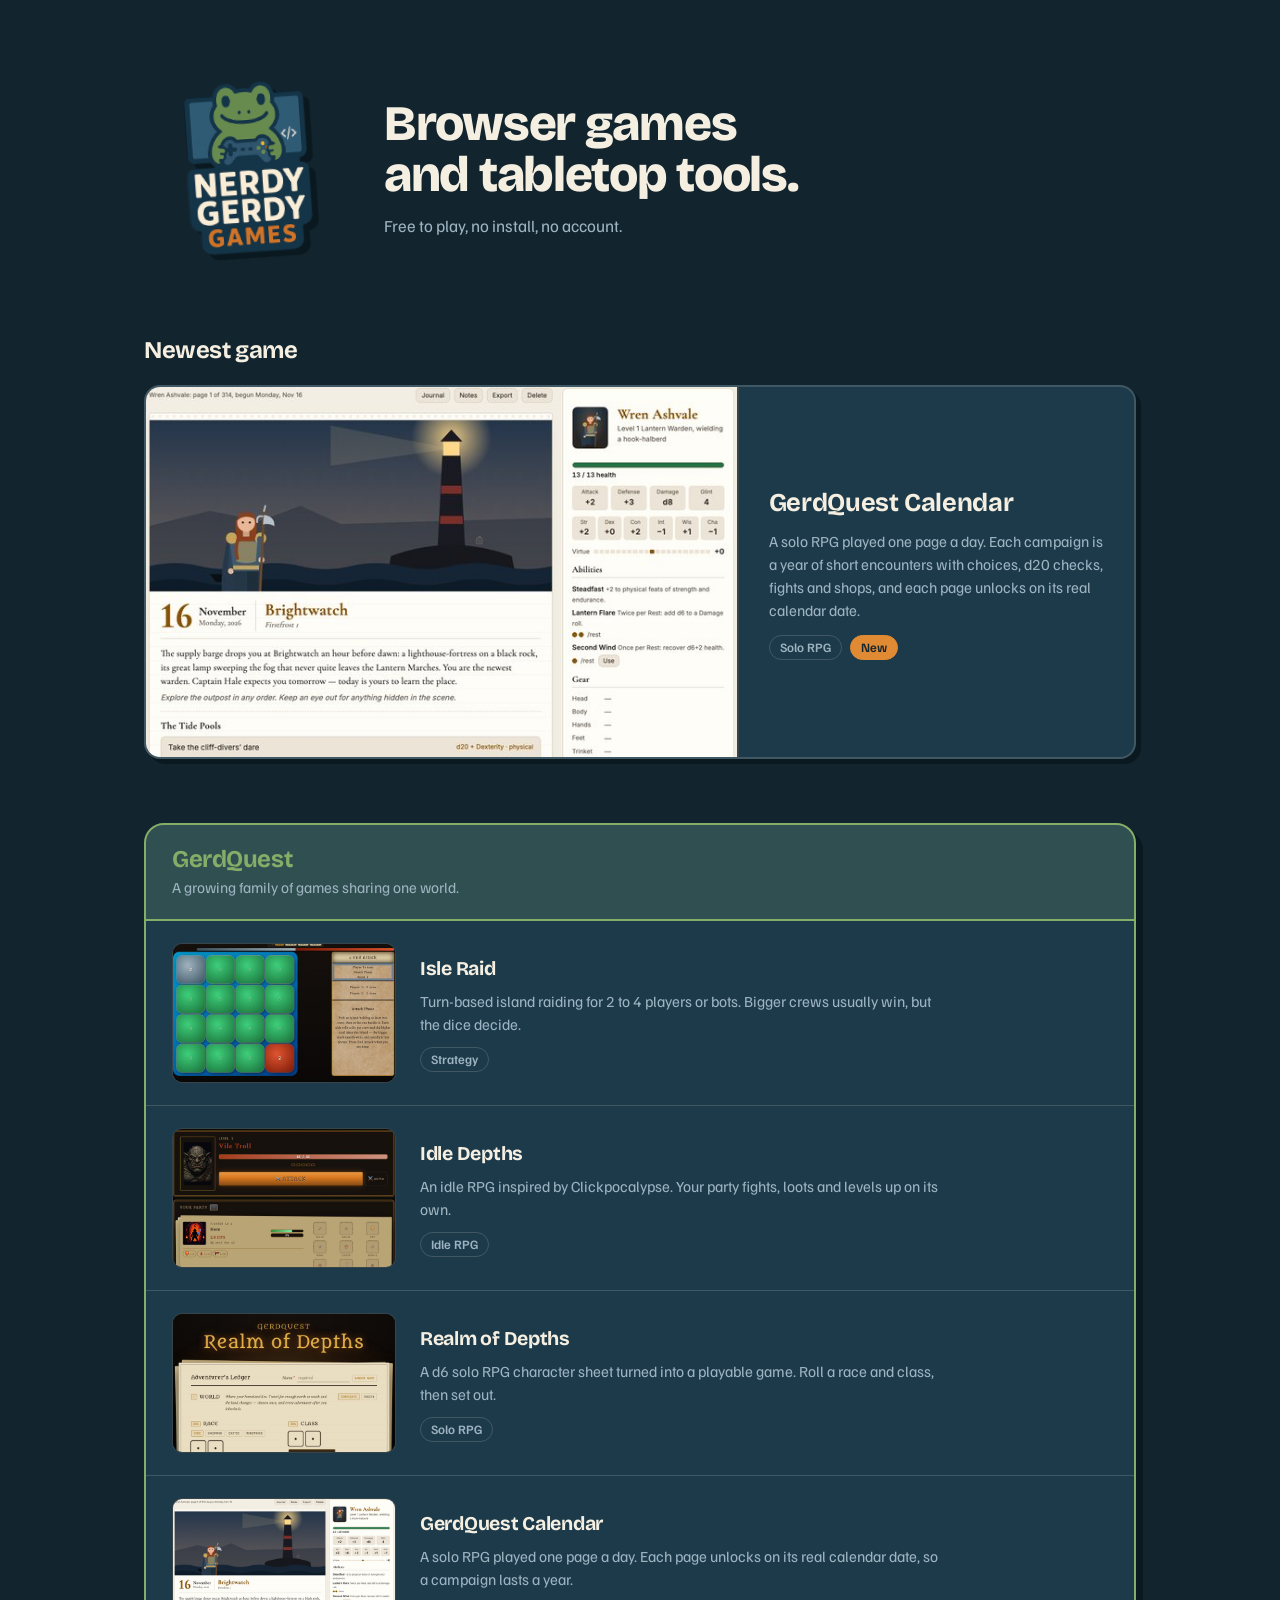
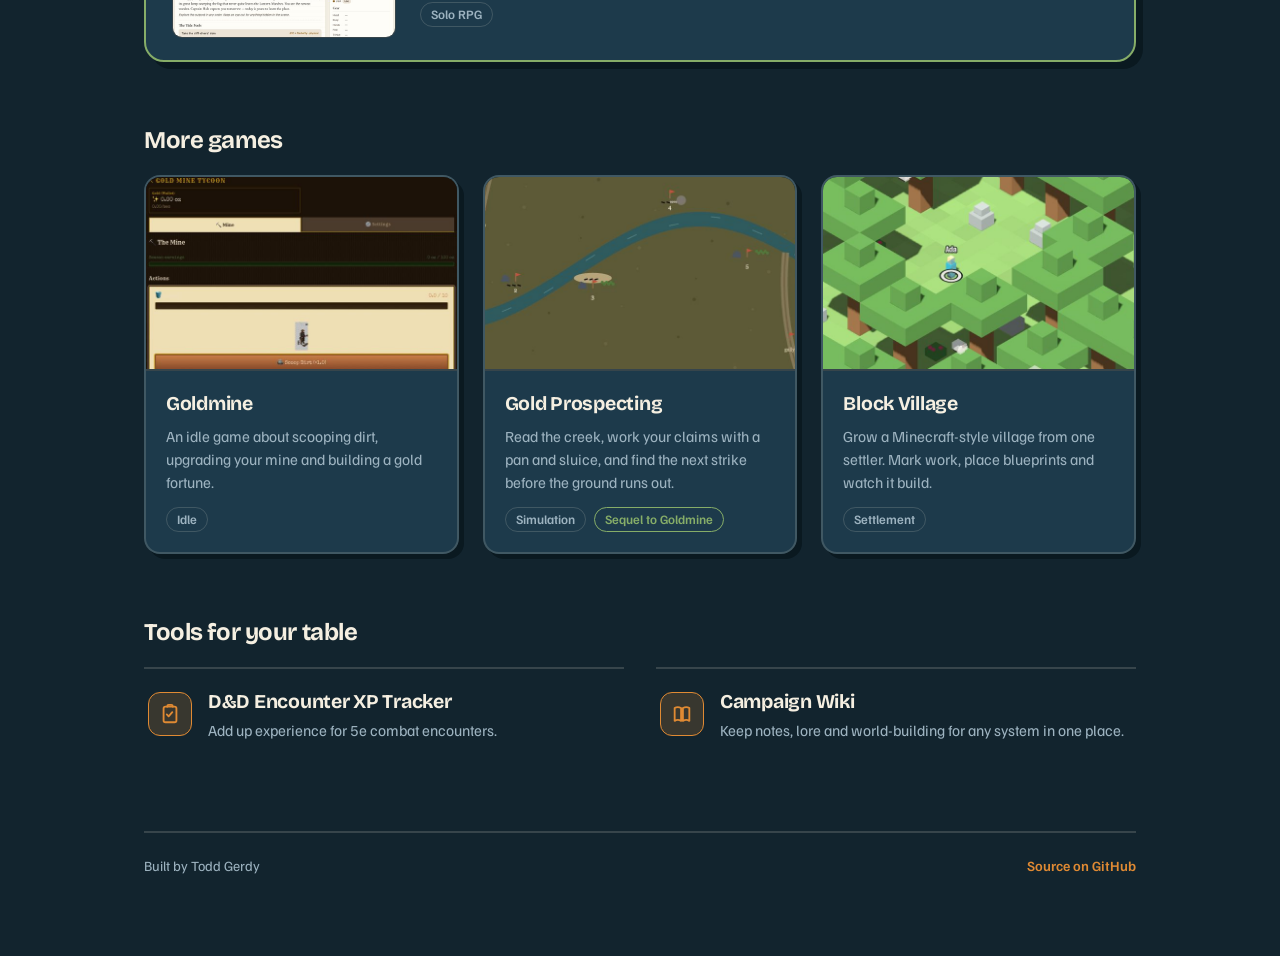
<file: index.html>
<!DOCTYPE html>
<html lang="en">
<head>
    <meta charset="UTF-8">
    <meta name="viewport" content="width=device-width, initial-scale=1.0">
    <title>Nerdy Gerdy Games</title>
    <meta name="description" content="Browser games and tools for tabletop players. Free, no install, no account. Home of the GerdQuest series, plus a D&amp;D encounter XP tracker and a campaign wiki.">
    <link rel="canonical" href="https://nerdygerdy.net/">

    <link rel="icon" href="/favicon.ico" sizes="48x48">
    <link rel="icon" type="image/png" href="/favicon-32.png" sizes="32x32">
    <link rel="icon" type="image/png" href="/favicon-16.png" sizes="16x16">
    <link rel="apple-touch-icon" href="/apple-touch-icon.png">
    <meta name="theme-color" content="#12242e">

    <meta property="og:type" content="website">
    <meta property="og:site_name" content="Nerdy Gerdy Games">
    <meta property="og:title" content="Nerdy Gerdy Games">
    <meta property="og:description" content="Browser games and tools for tabletop players. Free, no install, no account.">
    <meta property="og:url" content="https://nerdygerdy.net/">
    <meta property="og:image" content="https://nerdygerdy.net/og-image.png">
    <meta property="og:image:width" content="1200">
    <meta property="og:image:height" content="630">
    <meta property="og:image:alt" content="The Nerdy Gerdy Games frog logo beside the words: browser games and tools for tabletop players.">
    <meta name="twitter:card" content="summary_large_image">

    <link rel="preconnect" href="https://fonts.googleapis.com">
    <link rel="preconnect" href="https://fonts.gstatic.com" crossorigin>
    <link href="https://fonts.googleapis.com/css2?family=Bricolage+Grotesque:opsz,wght@12..96,700;12..96,800&family=Familjen+Grotesk:wght@400;500;600&display=swap" rel="stylesheet">
    <link rel="stylesheet" href="styles.css">
</head>
<body>
<div class="wrap">
    <h1 class="visually-hidden">Nerdy Gerdy Games</h1>

    <header class="masthead">
        <img src="NERDYGERDY_LOGO.png" alt="Nerdy Gerdy Games" width="600" height="600">
        <div>
            <p class="lede">Browser games and tabletop tools.</p>
            <p class="terms">Free to play, no install, no account.</p>
        </div>
    </header>

    <section aria-labelledby="featured-title">
        <h2 class="section-title" id="featured-title">Newest game</h2>

        <a class="game featured" href="https://nerdytoddgerdy.github.io/gerdquest-calendar/">
            <img class="thumb" src="shots/gerdquest-calendar.jpg" alt="" width="640" height="400">
            <div class="entry-body">
                <h3>GerdQuest Calendar</h3>
                <p class="desc">A solo RPG played one page a day. Each campaign is a year of short encounters with choices, d20 checks, fights and shops, and each page unlocks on its real calendar date.</p>
                <p class="tags"><span class="tag">Solo RPG</span><span class="tag tag-new">New</span></p>
            </div>
        </a>
    </section>

    <section class="series" aria-labelledby="series-title">
        <div class="series-head">
            <h2 id="series-title">GerdQuest</h2>
            <p>A growing family of games sharing one world.</p>
        </div>

        <a class="panel" href="https://nerdytoddgerdy.github.io/island-pillagers/">
            <img class="thumb" src="shots/isle-raid.jpg" alt="" width="640" height="400">
            <div class="entry-body">
                <h3>Isle Raid</h3>
                <p class="desc">Turn-based island raiding for 2 to 4 players or bots. Bigger crews usually win, but the dice decide.</p>
                <p class="tags"><span class="tag">Strategy</span></p>
            </div>
        </a>

        <a class="panel" href="https://nerdytoddgerdy.github.io/toddpocalypse/">
            <img class="thumb" src="shots/idle-depths.jpg" alt="" width="640" height="400" loading="lazy">
            <div class="entry-body">
                <h3>Idle Depths</h3>
                <p class="desc">An idle RPG inspired by Clickpocalypse. Your party fights, loots and levels up on its own.</p>
                <p class="tags"><span class="tag">Idle RPG</span></p>
            </div>
        </a>

        <a class="panel" href="https://nerdytoddgerdy.github.io/notequest_browser/">
            <img class="thumb" src="shots/realm-of-depths.jpg" alt="" width="640" height="400" loading="lazy">
            <div class="entry-body">
                <h3>Realm of Depths</h3>
                <p class="desc">A d6 solo RPG character sheet turned into a playable game. Roll a race and class, then set out.</p>
                <p class="tags"><span class="tag">Solo RPG</span></p>
            </div>
        </a>

        <a class="panel" href="https://nerdytoddgerdy.github.io/gerdquest-calendar/">
            <img class="thumb" src="shots/gerdquest-calendar.jpg" alt="" width="640" height="400" loading="lazy">
            <div class="entry-body">
                <h3>GerdQuest Calendar</h3>
                <p class="desc">A solo RPG played one page a day. Each page unlocks on its real calendar date, so a campaign lasts a year.</p>
                <p class="tags"><span class="tag">Solo RPG</span></p>
            </div>
        </a>
    </section>

    <section aria-labelledby="games-title">
        <h2 class="section-title" id="games-title">More games</h2>

        <div class="games">
            <a class="game" href="https://nerdytoddgerdy.github.io/goldmine-project/">
                <img class="thumb" src="shots/goldmine.jpg" alt="" width="640" height="400" loading="lazy">
                <div class="entry-body">
                    <h3>Goldmine</h3>
                    <p class="desc">An idle game about scooping dirt, upgrading your mine and building a gold fortune.</p>
                    <p class="tags"><span class="tag">Idle</span></p>
                </div>
            </a>

            <a class="game" href="https://nerdytoddgerdy.github.io/goldmining2/">
                <img class="thumb" src="shots/gold-prospecting.jpg" alt="" width="640" height="400" loading="lazy">
                <div class="entry-body">
                    <h3>Gold Prospecting</h3>
                    <p class="desc">Read the creek, work your claims with a pan and sluice, and find the next strike before the ground runs out.</p>
                    <p class="tags"><span class="tag">Simulation</span><span class="tag tag-note">Sequel to Goldmine</span></p>
                </div>
            </a>

            <a class="game" href="https://nerdytoddgerdy.github.io/mc_village/">
                <img class="thumb" src="shots/block-village.jpg" alt="" width="640" height="400" loading="lazy">
                <div class="entry-body">
                    <h3>Block Village</h3>
                    <p class="desc">Grow a Minecraft-style village from one settler. Mark work, place blueprints and watch it build.</p>
                    <p class="tags"><span class="tag">Settlement</span></p>
                </div>
            </a>
        </div>
    </section>

    <section aria-labelledby="tools-title">
        <h2 class="section-title" id="tools-title">Tools for your table</h2>

        <div class="tools">
            <a class="tool" href="https://nerdytoddgerdy.github.io/encounter-xp-tracker/">
                <span class="mark" aria-hidden="true">
                    <svg viewBox="0 0 24 24" fill="none" stroke="currentColor" stroke-width="2" stroke-linecap="round" stroke-linejoin="round">
                        <rect x="5" y="4" width="14" height="17" rx="2"/>
                        <path d="M9 4V3.5A1.5 1.5 0 0110.5 2h3A1.5 1.5 0 0115 3.5V4"/>
                        <path d="M8.5 12.5l2 2 4-4.5"/>
                    </svg>
                </span>
                <div class="entry-body">
                    <h3>D&amp;D Encounter XP Tracker</h3>
                    <p class="desc">Add up experience for 5e combat encounters.</p>
                </div>
            </a>

            <a class="tool" href="https://nerdytoddgerdy.github.io/campaign-wiki/">
                <span class="mark" aria-hidden="true">
                    <svg viewBox="0 0 24 24" fill="none" stroke="currentColor" stroke-width="2" stroke-linecap="round" stroke-linejoin="round">
                        <path d="M4 5.5c2-1.3 4.7-1.3 7 0v14c-2.3-1.3-5-1.3-7 0v-14z"/>
                        <path d="M20 5.5c-2-1.3-4.7-1.3-7 0v14c2.3-1.3 5-1.3 7 0v-14z"/>
                    </svg>
                </span>
                <div class="entry-body">
                    <h3>Campaign Wiki</h3>
                    <p class="desc">Keep notes, lore and world-building for any system in one place.</p>
                </div>
            </a>
        </div>
    </section>

    <footer>
        <span>Built by Todd Gerdy</span>
        <span><a href="https://github.com/NerdyToddGerdy">Source on GitHub</a></span>
    </footer>
</div>
</body>
</html>
</file>
<file: styles.css>
:root {
    --field:   #12242e;
    --surface: #1d3a4b;
    --raised:  #24475c;
    --bone:    #f5efe1;
    --muted:   #9db3c0;
    --frog:    #86ad68;
    --ember:   #e08a33;
    --frog-tint:  rgba(134, 173, 104, 0.18);
    --ember-tint: rgba(224, 138, 51, 0.18);
    --rule:    rgba(245, 239, 225, 0.16);
    --shadow:  #0a1920;
}

* { margin: 0; padding: 0; box-sizing: border-box; }

body {
    background: var(--field);
    color: var(--bone);
    font-family: "Familjen Grotesk", system-ui, sans-serif;
    font-size: 17px;
    line-height: 1.5;
    -webkit-font-smoothing: antialiased;
}

img { max-width: 100%; }

.wrap { max-width: 1040px; margin: 0 auto; padding: 64px 24px 80px; }

/* ---------- header ---------- */

.masthead {
    display: flex;
    align-items: center;
    gap: 32px;
    margin-bottom: 64px;
}

.masthead img {
    width: 208px;
    height: auto;
    flex: none;
    transform: rotate(-4deg);
    filter: drop-shadow(6px 6px 0 var(--shadow));
}

.lede {
    font-family: "Bricolage Grotesque", system-ui, sans-serif;
    font-weight: 800;
    font-size: clamp(2rem, 5.2vw, 3.1rem);
    line-height: 1.04;
    letter-spacing: -0.026em;
    text-wrap: balance;
}

.terms { margin-top: 12px; color: var(--muted); font-size: 1.05rem; }

.visually-hidden {
    position: absolute;
    width: 1px; height: 1px;
    overflow: hidden;
    clip: rect(0 0 0 0);
    white-space: nowrap;
}

/* ---------- headings ---------- */

h2, h3 {
    font-family: "Bricolage Grotesque", system-ui, sans-serif;
    font-weight: 700;
}

h2 { font-size: 1.5rem; letter-spacing: -0.018em; line-height: 1.2; }

h3 { font-size: 1.22rem; letter-spacing: -0.014em; margin-bottom: 6px; }

.section-title { margin: 0 0 20px; }

section + section { margin-top: 64px; }

/* ---------- the signature: GerdQuest, one outline around the series ---------- */

.series {
    border: 2px solid var(--frog);
    border-radius: 20px;
    background: var(--surface);
    box-shadow: 7px 7px 0 var(--shadow);
    overflow: hidden;
}

.series-head {
    padding: 20px 26px;
    background: var(--frog-tint);
    border-bottom: 2px solid var(--frog);
}

.series-head h2 { color: var(--frog); }
.series-head p { margin-top: 2px; color: var(--muted); font-size: 0.95rem; }

.panel {
    display: grid;
    grid-template-columns: 224px 1fr;
    align-items: center;
    gap: 24px;
    padding: 22px 26px;
    text-decoration: none;
    color: inherit;
    border-top: 1px solid var(--rule);
    transition: background 0.18s ease;
}

.panel:first-of-type { border-top: none; }
.panel:hover { background: var(--raised); }

/* ---------- screenshots ---------- */

.thumb {
    display: block;
    width: 100%;
    height: auto;
    aspect-ratio: 16 / 10;
    object-fit: cover;
    border-radius: 10px;
    border: 1.5px solid var(--rule);
    background: var(--field);
}

/* ---------- more games: die-cut cards with the screenshot on top ---------- */

.games { display: grid; gap: 24px; grid-template-columns: repeat(3, 1fr); }

.game {
    display: flex;
    flex-direction: column;
    text-decoration: none;
    color: inherit;
    background: var(--surface);
    border: 2px solid var(--rule);
    border-radius: 16px;
    box-shadow: 5px 5px 0 var(--shadow);
    overflow: hidden;
    transition: border-color 0.18s ease;
}

.game:hover { border-color: var(--ember); }

.game .thumb { border: none; border-radius: 0; border-bottom: 2px solid var(--rule); }

.game .entry-body {
    flex: 1;
    display: flex;
    flex-direction: column;
    padding: 18px 20px 20px;
}

.game .tags { margin-top: auto; padding-top: 14px; }

/* ---------- featured: the newest game, one wide card above the series ---------- */

.featured { display: grid; grid-template-columns: 3fr 2fr; }
.featured .thumb { height: 100%; border-bottom: none; border-right: 2px solid var(--rule); }
.featured .entry-body { justify-content: center; padding: 26px 30px; }
.featured h3 { font-size: 1.6rem; }
.featured .tags { margin-top: 0; }

/* ---------- tools: compact rows, no screenshot ---------- */

.tools { display: grid; gap: 0 32px; grid-template-columns: repeat(2, 1fr); }

.tool {
    display: flex;
    align-items: center;
    gap: 16px;
    padding: 18px 4px;
    text-decoration: none;
    color: inherit;
    border-top: 2px solid var(--rule);
}

.tool h3 { margin-bottom: 2px; transition: color 0.18s ease; }
.tool:hover h3 { color: var(--ember); }

.mark {
    flex: none;
    width: 44px;
    height: 44px;
    border-radius: 12px;
    display: grid;
    place-items: center;
    background: var(--ember-tint);
    border: 1.5px solid var(--ember);
    color: var(--ember);
}

.mark svg { width: 22px; height: 22px; }

/* ---------- shared entry innards ---------- */

.entry-body { min-width: 0; }

.desc { color: var(--muted); font-size: 0.96rem; max-width: 58ch; }

.tags { display: flex; flex-wrap: wrap; gap: 8px; margin-top: 12px; }

.tag {
    font-size: 0.8rem;
    font-weight: 600;
    line-height: 1.3;
    padding: 3px 10px;
    border-radius: 999px;
    border: 1.5px solid var(--rule);
    color: var(--muted);
}

.tag-note { border-color: var(--frog); color: var(--frog); }
.tag-new  { border-color: var(--ember); background: var(--ember); color: var(--field); }

.panel:focus-visible, .game:focus-visible, .tool:focus-visible {
    outline: 3px solid var(--ember);
    outline-offset: 3px;
}

.panel:focus-visible { outline-offset: -5px; border-radius: 4px; }

footer {
    margin-top: 72px;
    padding-top: 22px;
    border-top: 2px solid var(--rule);
    display: flex;
    justify-content: space-between;
    gap: 16px;
    flex-wrap: wrap;
    color: var(--muted);
    font-size: 0.88rem;
}

footer a { color: var(--ember); font-weight: 600; text-decoration: none; }
footer a:hover { text-decoration: underline; }

/* Three cards across stop fitting; switch to the same thumb-left rows as the series. */
@media (max-width: 860px) {
    .games { grid-template-columns: 1fr; gap: 18px; }
    .game, .featured { display: grid; grid-template-columns: 224px 1fr; }
    .featured .entry-body { padding: 18px 20px 20px; }
    .game .thumb { height: 100%; border-bottom: none; border-right: 2px solid var(--rule); }
    .tools { grid-template-columns: 1fr; }
}

@media (max-width: 620px) {
    .masthead { flex-direction: column; align-items: flex-start; gap: 22px; }
    .masthead img { width: 156px; }
    .panel { grid-template-columns: 1fr; gap: 14px; padding: 20px; }
    .series-head { padding: 18px 20px; }
    .game { display: flex; }
    .game .thumb { height: auto; border-right: none; border-bottom: 2px solid var(--rule); }
}

@media (prefers-reduced-motion: reduce) {
    * { transition-duration: 0.01ms !important; }
}
</file>
